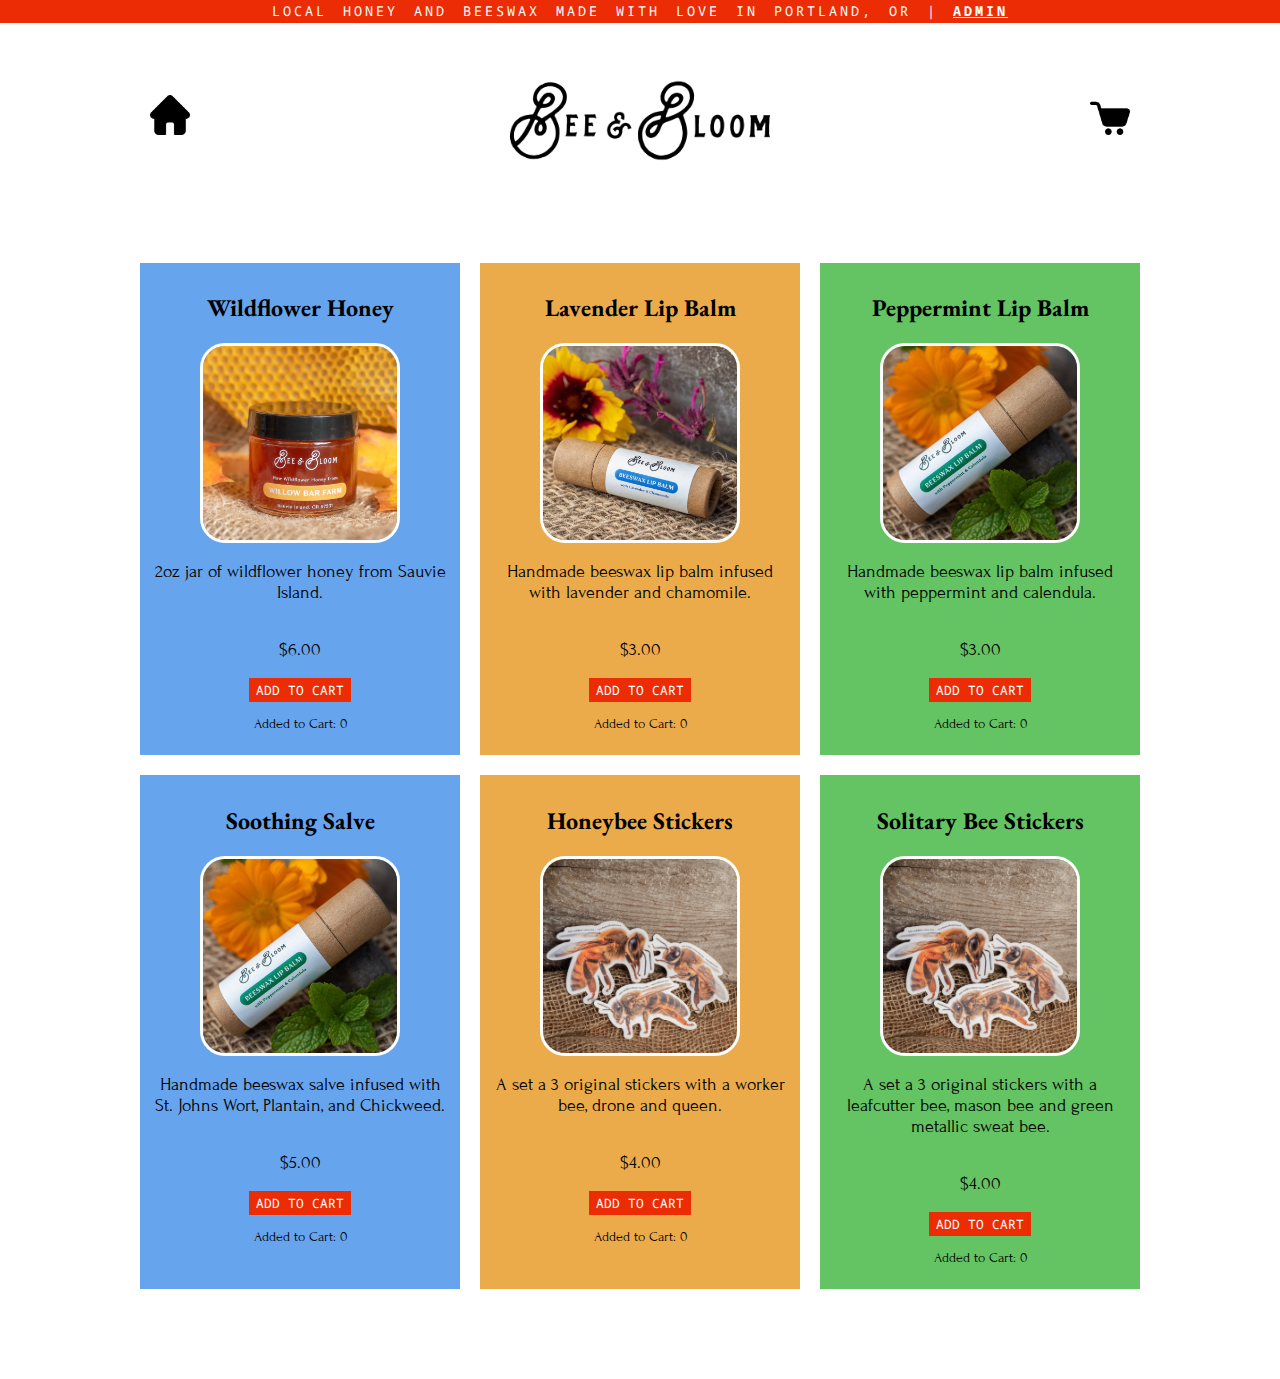
<file: index.html>
<!DOCTYPE html>
<html lang="en">
    <head>
        <meta charset="UTF-8" />
        <meta name="viewport" content="width=device-width, initial-scale=1.0" />
        <meta http-equiv="X-UA-Compatible" content="ie=edge" />
        <link
            href="https://fonts.googleapis.com/css2?family=Titillium+Web:wght@300&display=swap"
            rel="stylesheet"
        />
        <link rel="stylesheet" href="./styles/reset.css" />
        <link rel="stylesheet" href="./styles/style.css" />
        <link rel="stylesheet" href="./styles/home.css" />
        <title>Home</title>
    </head>
    <body>
        <div class="top-bar">
            Local honey and beeswax made with love in Portland, OR |
            <a href="./admin/index.html" id="admin-link">Admin</a>
        </div>
        <header>
            <a href="./index.html" class="home-link">
                <img
                    src="./assets/home-icon.png"
                    alt="Home page icon"
                    class="cart icon"
            /></a>
            <img class="logo" src="./assets/Logo.png" alt="Bee & Bloom logo" />
            <a href="./cart/index.html" class="cart-link"
                ><img
                    src="./assets/cart-icon.png"
                    alt="Shopping cart icon"
                    class="cart icon"
            /></a>
        </header>
        <main>
            <div class="product-list"></div>
        </main>
        <footer></footer>

        <script type="module" src="./app.js"></script>
    </body>
</html>
</file>
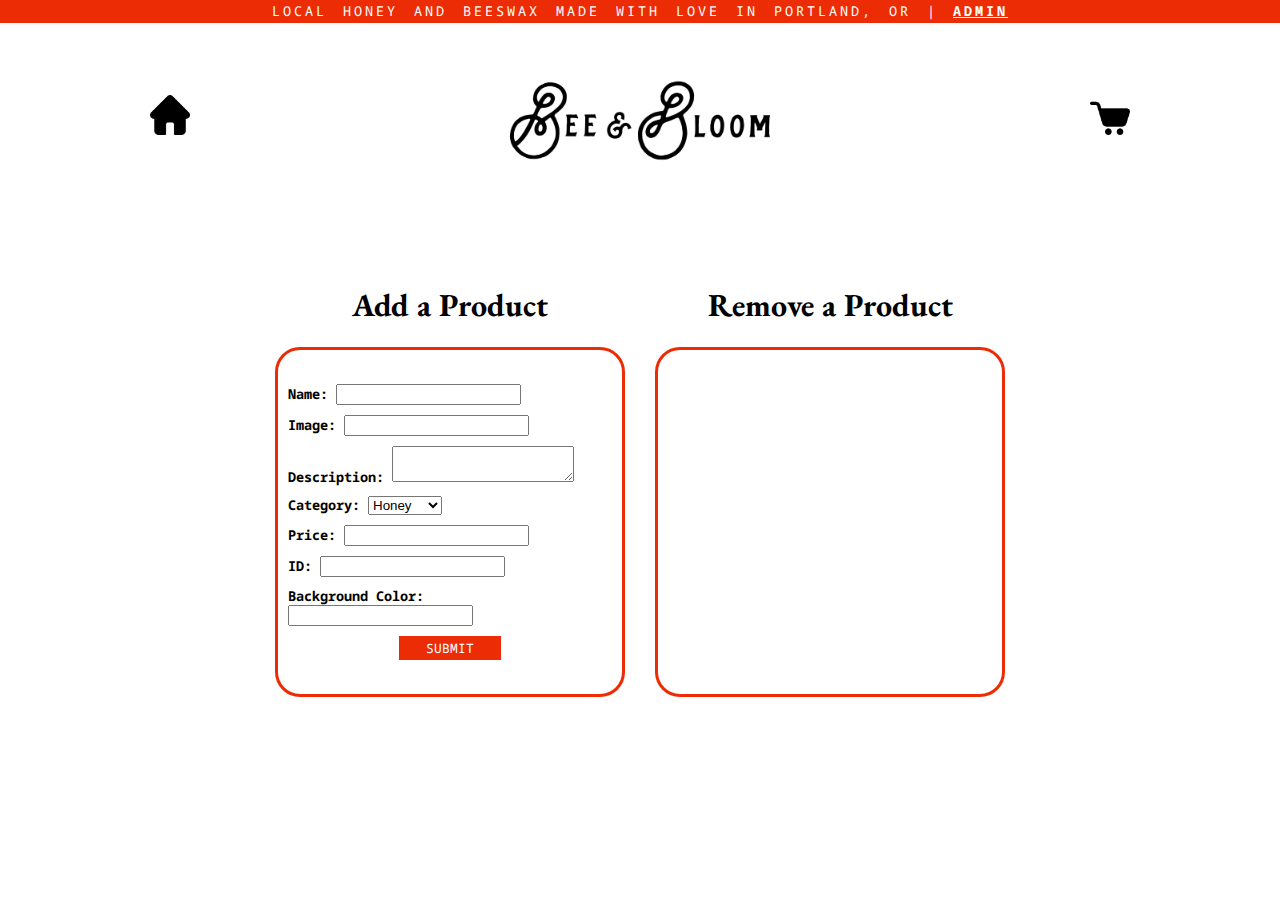
<file: admin/index.html>
<!DOCTYPE html>
<html lang="en">
    <head>
        <meta charset="UTF-8" />
        <meta http-equiv="X-UA-Compatible" content="IE=edge" />
        <meta name="viewport" content="width=device-width, initial-scale=1.0" />
        <title>Admin</title>
        <link rel="stylesheet" href="../styles/reset.css" />
        <link rel="stylesheet" href="../styles/style.css" />
        <link rel="stylesheet" href="../styles/admin.css" />
    </head>
    <body>
        <div class="top-bar">
            Local honey and beeswax made with love in Portland, OR |
            <a href="./index.html" id="admin-link">Admin</a>
        </div>
        <header>
            <a href="../index.html" class="home-link">
                <img
                    src="../assets/home-icon.png"
                    alt="Home page icon"
                    class="cart icon"
            /></a>
            <img class="logo" src="../assets/Logo.png" alt="Bee & Bloom logo" />
            <a href="../cart/index.html" class="cart-link"
                ><img
                    src="../assets/cart-icon.png"
                    alt="Shopping cart icon"
                    class="cart icon"
            /></a>
        </header>
        <main>
            <section class="add-product">
                <h1 class="add-product__title">Add a Product</h1>
                <form id="product-entry">
                    <label id="name"
                        >Name:
                        <input type="text" id="name" name="name" />
                    </label>
                    <label id="img"
                        >Image:
                        <input type="text" id="img" name="img" />
                    </label>
                    <label id="description"
                        >Description:
                        <textarea
                            name="description"
                            id="description"
                            cols="20"
                            rows="2"
                        ></textarea>
                    </label>
                    <label id="category"
                        >Category:
                        <select name="category" id="category">
                            <option value="Honey">Honey</option>
                            <option value="Skincare">Skincare</option>
                            <option value="Stickers">Stickers</option>
                        </select>
                    </label>
                    <label id="price"
                        >Price:
                        <input type="text" id="price" name="price" />
                    </label>
                    <label id="id"
                        >ID:
                        <input type="text" id="id" name="id" />
                    </label>
                    <label id="background"
                        >Background Color:
                        <input type="text" id="background" name="background" />
                    </label>
                    <button>Submit</button>
                </form>
            </section>
            <section class="rm-product">
                <h1 class="rm-product__title">Remove a Product</h1>
                <div class="rm-product__list">
                    <!-- <div class="rm-product__item">
                        <p class="rm-product__name">Wildflower Honey, 6oz</p>
                        <button class="rm-product__button">x</button>
                    </div> -->
                </div>
            </section>
        </main>
        <script type="module" src="./product-entry.js" defer></script>
    </body>
</html>
</file>
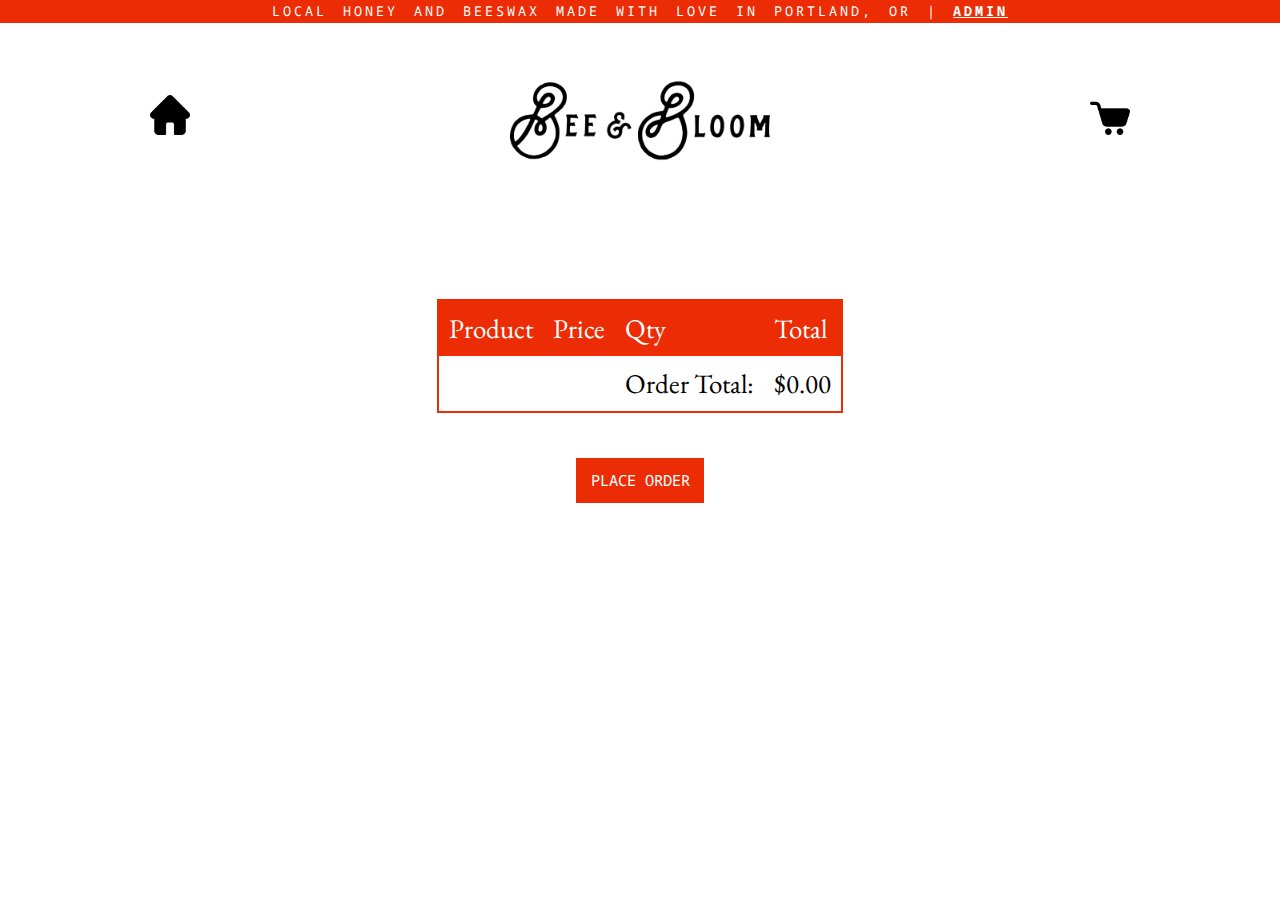
<file: cart/index.html>
<!DOCTYPE html>
<html lang="en">
    <head>
        <meta charset="UTF-8" />
        <meta http-equiv="X-UA-Compatible" content="IE=edge" />
        <meta name="viewport" content="width=device-width, initial-scale=1.0" />
        <title>Cart</title>
        <link rel="stylesheet" href="../styles/reset.css" />
        <link rel="stylesheet" href="../styles/style.css" />
        <link rel="stylesheet" href="../styles/cart.css" />
    </head>
    <body>
        <div class="top-bar">
            Local honey and beeswax made with love in Portland, OR |
            <a href="../admin/index.html" id="admin-link">Admin</a>
        </div>
        <header>
            <a href="../index.html" class="home-link">
                <img
                    src="../assets/home-icon.png"
                    alt="Home page icon"
                    class="cart icon"
            /></a>
            <img class="logo" src="../assets/Logo.png" alt="Bee & Bloom logo" />
            <a href="../cart/index.html" class="cart-link"
                ><img
                    src="../assets/cart-icon.png"
                    alt="Shopping cart icon"
                    class="cart icon"
            /></a>
        </header>
        <main class="cart-section">
            <table>
                <thead>
                    <th>Product</th>
                    <th>Price</th>
                    <th>Qty</th>
                    <th>Total</th>
                </thead>
                <tbody id="table-body"></tbody>
                <tfoot>
                    <td></td>
                    <td></td>
                    <td>Order Total:</td>
                    <td id="order-total">TBC</td>
                </tfoot>
            </table>
            <button class="place-order">Place Order</button>
        </main>

        <script type="module" src="./cart.js" defer></script>
    </body>
</html>
</file>
<file: styles/style.css>
@import url('https://fonts.googleapis.com/css2?family=EB+Garamond&family=Forum&display=swap');
@import url('https://fonts.googleapis.com/css2?family=Noto+Sans+Mono:wght@100&display=swap');

* {
    --display-font: 'EB Garamond', serif;
    --body-font: 'Forum', cursive;
    --mono-font: 'Noto Sans Mono', monospace;
    --color-2: #dddddc;
    --color-3: #ec2c04;
    --color-4: #67a4ee;
    --color-5: #ebab4b;
    --color-6: #64c363;
}

.top-bar {
    display: flex;
    justify-content: center;
    align-items: center;
    height: 2.5vh;
    width: 100%;
    background-color: var(--color-3);
    font-size: 1.5vh;
    letter-spacing: 3px;
    word-spacing: 5px;
    color: white;
    font-family: var(--mono-font);
    text-transform: uppercase;
}

#admin-link {
    margin-left: 15px;
    font-weight: bolder;
    color: white;
}

header {
    display: flex;
    flex-direction: row;
    justify-content: space-around;
    align-items: center;
    font-family: var(--display-font);
    font-size: 3vw;
    margin: 5vh 0 10vh 0;
}

.icon {
    width: 40px;
    border: none;
    border-radius: 0px;
}

.logo {
    width: 300px;
    border: none;
}

img {
    width: 200px;
    border: 3px white solid;
    border-radius: 25px;
}

h2 {
    font-family: var(--display-font);
}

p {
    text-align: center;
    font-family: var(--body-font);
    font-size: 2vh;
}

.product-list {
    display: flex;
    flex-wrap: wrap;
    justify-content: center;
    align-items: stretch;
    gap: 20px;
}

.product-card {
    display: flex;
    flex-direction: column;
    align-items: center;
    flex-basis: 25%;
    width: 250px;
    padding: 10px;
}

button {
    border: none;
    font-family: var(--mono-font);
    text-transform: uppercase;
    font-size: 1vw;
    color: white;
    background-color: var(--color-3);
    width: 8vw;
    padding: 3px;
}

button:active {
    box-shadow: 1px 2px #570f01;
}

.qty-added {
    font-size: 1.5vh;
}

.qty-added::before {
    content: 'Added to Cart: ';
}

footer {
    height: 10vh;
}
</file>
<file: styles/home.css>
/* add home page styles here */
</file>
<file: styles/admin.css>
main {
    display: flex;
    gap: 30px;
    justify-content: center;
    align-items: flex-start;
}

h1 {
    font-family: 'EB Garamond', serif;
}

button {
    align-self: center;
}

.add-product {
    display: flex;
    flex-direction: column;
    justify-content: center;
    align-items: center;
}

form,
.rm-product__list {
    display: flex;
    flex-direction: column;
    justify-content: center;
    gap: 10px;
    font-family: 'Noto Sans Mono', monospace;
    font-size: 1.5vh;
    font-weight: bolder;
    padding: 10px;
    min-height: 350px;
    width: 350px;
    border: 3px #ec2c04 solid;
    border-radius: 25px;
}

.rm-product {
    display: flex;
    flex-direction: column;
    justify-content: center;
    align-items: center;
}

.rm-product__item {
    display: flex;
    align-items: flex-start;
    font-size: 1.5vh;
    justify-content: space-between;
}

.rm-product__name {
    font-family: 'Noto Sans Mono', monospace;
    font-size: 1.5vh;
}

.rm-product__button {
    font-size: 8px;
    width: 15px;
    height: 15px;
}
</file>
<file: styles/cart.css>
@import url('https://fonts.googleapis.com/css2?family=EB+Garamond&family=Forum&display=swap');
@import url('https://fonts.googleapis.com/css2?family=Noto+Sans+Mono:wght@100&display=swap');

* {
    --display-font: 'EB Garamond', serif;
    --body-font: 'Forum', cursive;
    --mono-font: 'Noto Sans Mono', monospace;
    --color-2: #dddddc;
    --color-3: #ec2c04;
    --color-4: #67a4ee;
    --color-5: #ebab4b;
    --color-6: #64c363;
}

.cart-section {
    display: flex;
    flex-direction: column;
    justify-content: center;
    align-items: center;
}

table {
    font-family: var(--display-font);
    font-size: 3vh;
    border: 2px solid var(--color-3);
    border-collapse: collapse;
    text-align: left;
    margin-top: 4vh;
}

thead {
    background-color: var(--color-3);
    color: white;
}

th,
td {
    padding: 10px;
}

#table-body {
    font-family: var(--mono-font);
    font-size: 2vh;
}

.place-order {
    margin: 5vh;
    width: 10vw;
    height: 5vh;
    font-size: 1.2vw;
}
</file>
